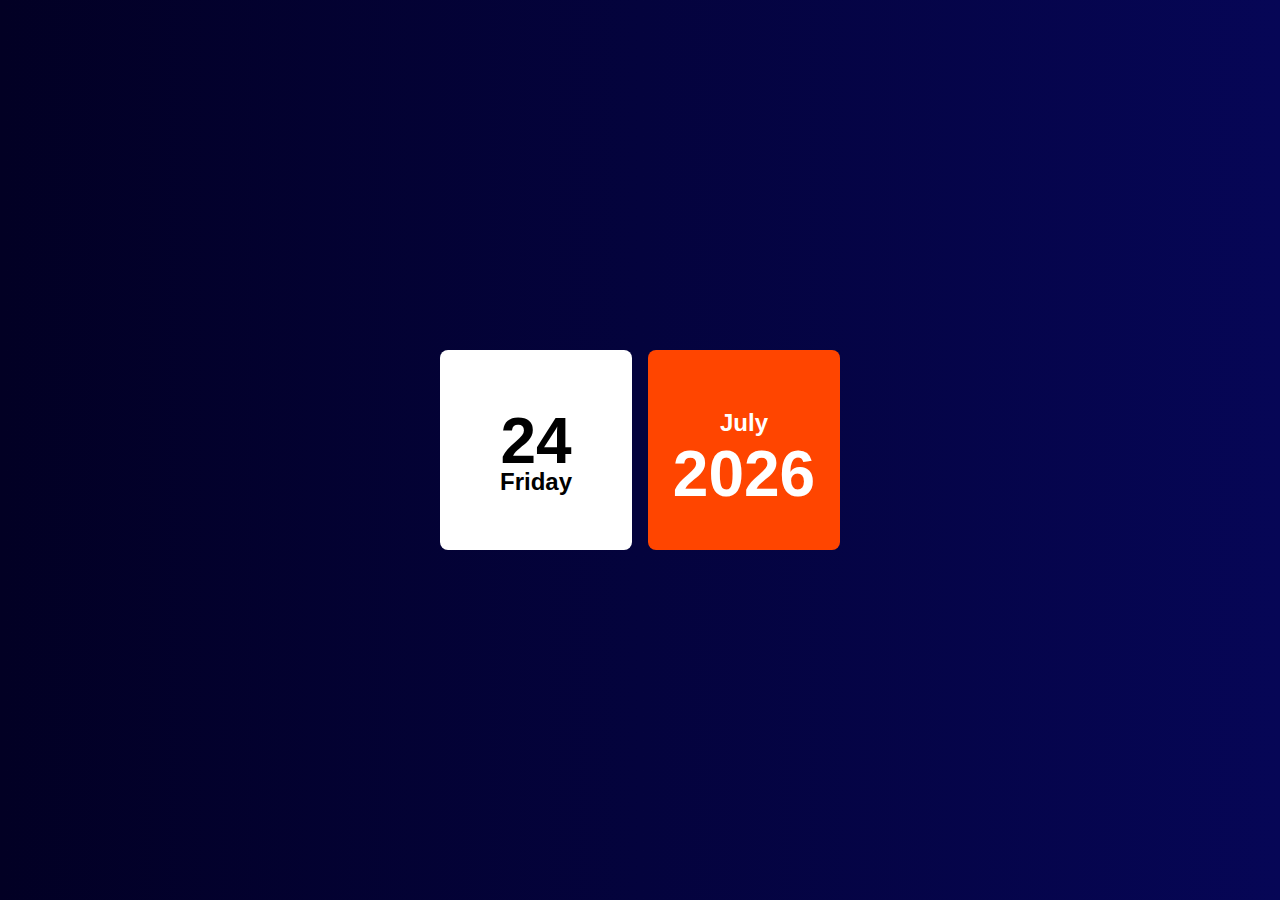
<file: Calendar App/index.html>
<!DOCTYPE html>
<html lang="en">
<head>
  <meta charset="UTF-8">
  <meta name="viewport" content="width=device-width, initial-scale=1.0">
  <link rel="stylesheet" href="style.css">
  <title>Calendar App</title>
</head>
<body>

  <main class="main-wrapper">
    <div class="left">
      <p id="date">Date</p>
      <p id="day">Day</p>
    </div>
    <div class="right">
      <p id="month">Month</p>
      <p id="year">Year</p>
    </div>
  </main>  
  <script src="script.js"></script>
</body>
</html>
</file>
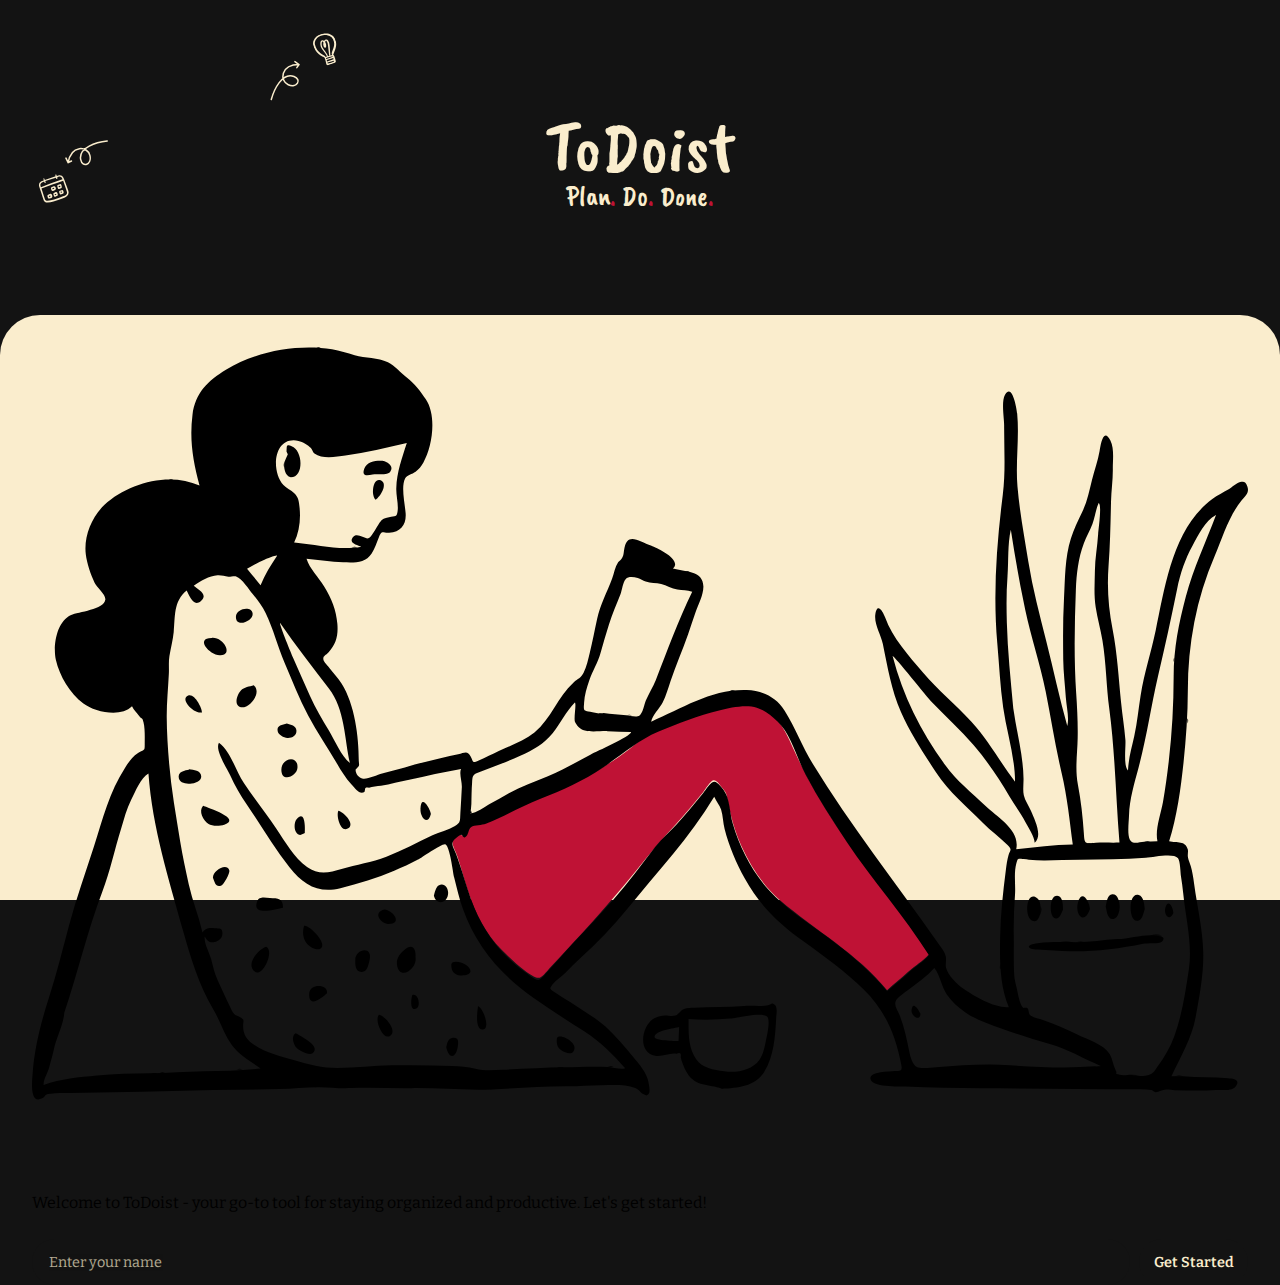
<file: Todoist App/index.html>
<!DOCTYPE html>
<html lang="en">
<head>
  <meta charset="UTF-8">
  <meta name="viewport" content="width=device-width, initial-scale=1.0">
  <link rel="stylesheet" href="style.css">
  <title>Todoist-Plan.Do.Done</title>
</head>
<body>
  <main class="main-wrapper">
    <div class="logo-wrapper">
      <img class="floating flt-right-arr" src="images/right arrow.svg" alt="right arrow">
      <img class="floating flt-right-bulb " src="images/bulb.svg" alt="bulb">
      <h1 class="logo ">ToDoist</h1>
      <h2 class="tagline ">Plan<span>.</span> Do<span>.</span> Done<span>.</span></h2>
      <img class="floating flt-left-arr " src="images/left arrow.svg" alt="left arrow">
      <img class="floating flt-left-calendar " src="images/calendar.svg" alt="calender">
    </div>

    <div class="intro-wrapper">
      <img src="images/splash screen illustration.svg" alt="splash screen">

      <p class="greeting">Hi, There</p>
      <p class="description">Welcome to ToDoist - your go-to tool for staying organized and productive. Let's get started!</p>

      <div class="user-name">
        <input class="name-field" type="text" placeholder="Enter your name">
      <button onclick="window.location.href='mainscreen.html'" class="get-started-btn">Get Started</button>
      </div>
    </div>
  </main>
  <script defer src="script.js"></script>
</body>
</html>
</file>
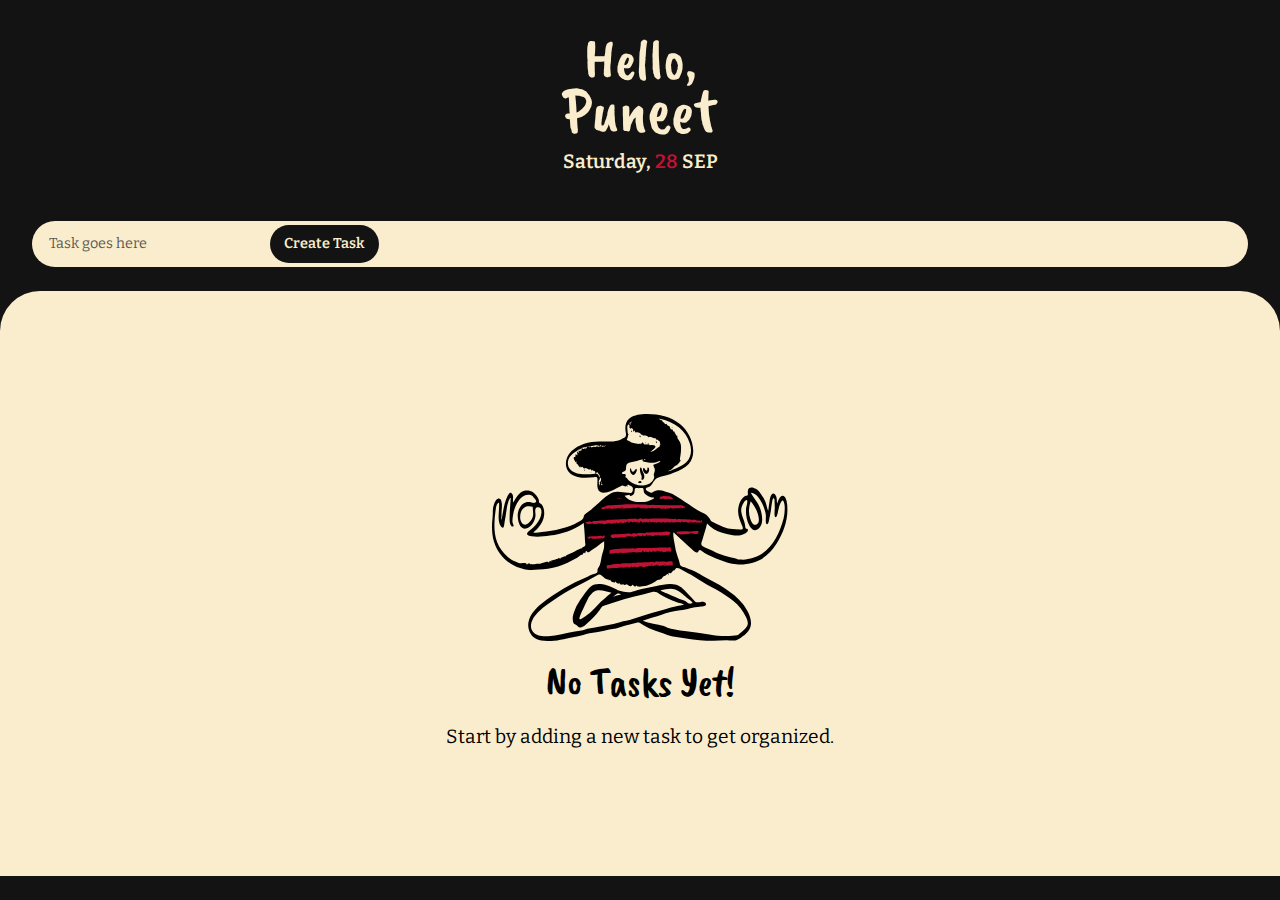
<file: Todoist App/mainscreen.html>
<!DOCTYPE html>
<html lang="en">
  <head>
    <meta charset="UTF-8" />
    <meta name="viewport" content="width=device-width, initial-scale=1.0" />
    <link rel="stylesheet" href="style.css" />
    <link rel="stylesheet" href="mainscreen.css" />
    <title>Document</title>
  </head>
  <body>
    <main class="main-wrapper2">
      <div class="hello-user">
        <p class="hello">Hello,</p>
        <p class="name">Puneet</p>
        <p class="day-date">Saturday, <span>28</span> SEP</p>
      </div>

      <div class="create-task">
        <input class="task-name" type="text" placeholder="Task goes here" />
        <button class="create-task-btn">Create Task</button>
      </div>

      <!-- container when user loads for the first time  -->

      <div class="no-tasks-yet-wrapper">
        <img
          src="images/no task yet illustration.svg"
          alt="no task yet"
        />
        <p class="illustration-heading">No Tasks Yet!</p>
        <p class="illustration-para">
          Start by adding a new task to get organized.
        </p>
      </div>

      <!-- tasks container when new task is created -->

      <div class="task-container hidden">


        <div class="bottom-btn">
          <img class="completeall-btn" src="images/complete all.svg" alt="complete all btn" />
          <img class="deleteall-btn" src="images/delete all.svg" alt="delete all btn" />
        </div>
      </div>

      <!-- block when all taks completed button is clicked  -->

      <div class="all-tasks-done hidden">
        <img
          src="images/all task completed illustration.svg"
          alt="all task completed"
        />
        <p  class="illustration-heading">All Tasks Done!</p>
        <p  class="illustration-para">
          Great job! Add new tasks whenever you're ready.
        </p>
      </div>

      <!-- block when all task deleted button is clicked  -->

      <div class="all-tasks-deleted hidden">
        <img
          src="images/all task deleted illustration.svg"
          alt="all task completed"
        />
        <p  class="illustration-heading">All Tasks Deleted!</p>
        <p  class="illustration-para">
          Your list is clear. Start fresh by adding new tasks.
        </p>
      </div>
    </main>
    <script defer src="script.js"></script>
  </body>
</html>
</file>
<file: Calendar App/style.css>
*{
  margin: 0;
  padding: 0;
  box-sizing: border-box;
}

body{
  font-family: poppins, sans-serif;
  background: linear-gradient(90deg, rgba(2,0,36,1) 0%, rgb(6, 6, 86) 100%);
  display: flex;
  justify-content: center;
  align-items: center;
  min-height: 100dvh;
}
.main-wrapper{
  /* border: 2px solid yellow; */
  width: 50%;
  position: relative;
  display: flex;
  justify-content: center;
  align-items: center;
  gap: 1em;

}
.left, .right{
  width: 30%;
  height: 200px;
  background-color: white;
  display: flex;
  flex-direction: column;
  justify-content: center;
  align-items: center;
  border-radius: 8px;
}
.left p:nth-child(1){
  font-weight: 800;
  font-size: 4rem;
}
.left p:last-child{
  font-weight: 600;
  font-size: 1.5rem;
  margin-top: -10px;
}
.right{
  color: white;
  background-color: orangered;
}
.right p:nth-child(1){
  font-size: 1.5rem;
  font-weight: 600;
  margin-top: 20px;
}
.right p:last-child{
  font-size: 4rem;
  font-weight: 800;
}
</file>
<file: Todoist App/style.css>
/* google fonts importing  */

@import url("https://fonts.googleapis.com/css2?family=Caveat+Brush&display=swap");
@import url("https://fonts.googleapis.com/css2?family=Bitter:ital,wght@0,100..900;1,100..900&display=swap");

:root {
  --primary-black: #131313;
  --beige: #faedcd;
  --dark-red: #bf1235;

  --ff-caveat-brush: "Caveat Brush", sans-serif, cursive;
  --ff-bitter: "Bitter", serif, sans-serif;
}
* {
  margin: 0;
  padding: 0;
  box-sizing: border-box;
}

body {
  background-color: var(--primary-black);
}
.main-wrapper {
  display: flex;
  flex-direction: column;
  justify-content: center;
  align-items: center;
}
.logo-wrapper {
  width: 100%;
  height: 35dvh;
  /* border: 2px solid yellow; */
  display: flex;
  justify-content: center;
  align-items: center;
  flex-direction: column;
  position: relative;
}
.floating {
  position: absolute;
  z-index: -1;
}
.flt-right-arr {
  top: 60px;
  left: 270px;
}
.flt-right-bulb {
  top: 30px;
  left: 310px;
}
.flt-left-arr {
  top: 140px;
  left: 65px;
}
.flt-left-calendar {
  top: 175px;
  left: 40px;
  transform: scale(1.2);
}
.logo {
  color: var(--beige);
  font-family: var(--ff-caveat-brush);
  font-weight: 100;
  font-size: 4.5rem;
}
.tagline {
  color: var(--beige);
  font-family: var(--ff-caveat-brush);
  font-weight: 100;
  font-size: 1.75rem;
  margin-top: -15px;
}
span {
  color: var(--dark-red);
}
.intro-wrapper {
  width: 100%;
  height: 65dvh;
  background-color: var(--beige);
  border-top-left-radius: 40px;
  border-top-right-radius: 40px;
  /* border: 2px solid lightgreen; */
  display: flex;
  flex-direction: column;
  justify-content: flex-start;
  padding: 2em;
  gap: 1em;
}
.greeting {
  font-family: var(--ff-caveat-brush);
  color: var(--primary-black);
  font-size: 2rem;
  margin-top: 0.5em;
}
.description {
  width: 100%;
  font-family: var(--ff-bitter);
  line-height: 1.5;
  text-wrap: pretty;
}
.user-name {
  width: 100%;
  display: flex;
  gap: 0.6em;
  /* border: 2px solid maroon; */
  margin-top: 0.5em;
}

.user-name input {
  background-color: var(--primary-black);
  color: var(--beige);
  border: none;
  font-family: var(--ff-bitter);
  font-size: 0.9rem;
  padding: 1em 1.2em;
  border-radius: 1000px;
  flex: 1;
}
.user-name input::placeholder {
  color: var(--beige);
  opacity: 0.7;
}
.get-started-btn {
  background-color: var(--primary-black);
  color: var(--beige);
  border: none;
  font-family: var(--ff-bitter);
  font-size: 0.9rem;
  font-weight: 600;
  padding: 0.5em 1em;
  border-radius: 1000px;
}
</file>
<file: Todoist App/mainscreen.css>
/* google fonts importing  */

@import url("https://fonts.googleapis.com/css2?family=Caveat+Brush&display=swap");
@import url("https://fonts.googleapis.com/css2?family=Bitter:ital,wght@0,100..900;1,100..900&display=swap");

:root {
  --primary-black: #131313;
  --beige: #faedcd;
  --dark-red: #bf1235;

  --ff-caveat-brush: "Caveat Brush", sans-serif, cursive;
  --ff-bitter: "Bitter", serif, sans-serif;
}
* {
  margin: 0;
  padding: 0;
  box-sizing: border-box;
}

body {
  background-color: var(--primary-black);
}

.main-wrapper2{
  width: 100%;
  height: 100dvh;
  /* border: 2px solid red; */
  display: flex;
  flex-direction: column;
  gap: 1.5em;
}
.hello-user{
  width: 100%;
  /* border: 2px solid yellow; */
  display: flex;
  flex-direction: column;
  justify-content: center;
  align-items: center;
  padding: 1.5em 2em;
}
.hello{
  font-family: var(--ff-caveat-brush);
  color: var(--beige);
  font-size: 3.5rem;
}
.name{
  font-family: var(--ff-caveat-brush);
  color: var(--beige);
  font-size: 4rem;
  margin-top: -25px;
}
.create-task{
  width: 100%;
  /* border: 2px solid yellow; */
  display: flex;
  justify-content: center;
  padding: 0 2em;
  position: relative;
}
.task-name{
  background-color: var(--beige);
  color: var(--primary-black);
  border: none;
  font-family: var(--ff-bitter);
  font-size: 0.9rem;
  padding: 1em 1.2em;
  border-radius: 1000px;
  flex: 1;
}
.task-name::placeholder{
  color: var(--primary-black);
  opacity: 0.7;
}
.create-task-btn{
  background-color: var(--primary-black);
  color: var(--beige);
  border: none;
  font-family: var(--ff-bitter);
  font-size: 0.9rem;
  font-weight: 600;
  padding: 0.5em 1em;
  border-radius: 1000px;
  position: absolute;
  padding: .75em 1em;
  top: 3.5px;
  left: 270px;
}
.day-date{
  font-family: var(--ff-bitter);
  color: var(--beige);
  font-size: 1.2rem;
  font-weight: 600;
}
.no-tasks-yet-wrapper, .all-tasks-done, .all-tasks-deleted{
  width: 100%;
  height: 65dvh;
  background-color: var(--beige);
  border-top-left-radius: 40px;
  border-top-right-radius: 40px;
  display: flex;
  flex-direction: column;
  align-items: center;
  justify-content: center;
  padding: 2em;
  gap: 1em;
}
.illustration-heading{
  font-family: var(--ff-caveat-brush);
  font-size: 2.5rem;
}
.illustration-para{
  font-family: var(--ff-bitter);
  font-size: 1.2rem;
  line-height: 1.5;
  text-align: center;
  text-wrap: pretty;
}
.task-container{
  width: 100%;
  height: 65dvh;
  background-color: var(--beige);
  border-top-left-radius: 40px;
  border-top-right-radius: 40px;
  display: flex;
  flex-direction: column;
  align-items: center;
  padding: 2em;
  gap: 1em;
}
.task-wrapper{
  width: 100%;
  display: flex;
  flex-direction: column;
  gap:.5em;
  /* border: 2px solid red; */
}
.left{
  display: flex;
  gap:1em;
}
.left img{
  transform: scale(1.2);
}
.left p{
  font-family: var(--ff-caveat-brush);
  font-size: 1.5rem;
}
.task1{
  width: 100%;
  display: flex;
  justify-content: space-between;
  padding: 0 .25em;
}
.task1 img{
  transform: scale(1.2);
}

.bottom-btn{
  width: 100%;
  display: flex;
  justify-content: space-between;
  align-items: center;
  margin-bottom: 16px;
  position: absolute;
  bottom: 0;
  left: 0;
  right: 0;
}

.bottom-btn img{
  transform: scale(1.2);
  padding: 16px;
  margin-left: 20px;
  margin-right: 20px;
}

.hidden{
  display: none;
}
</file>
